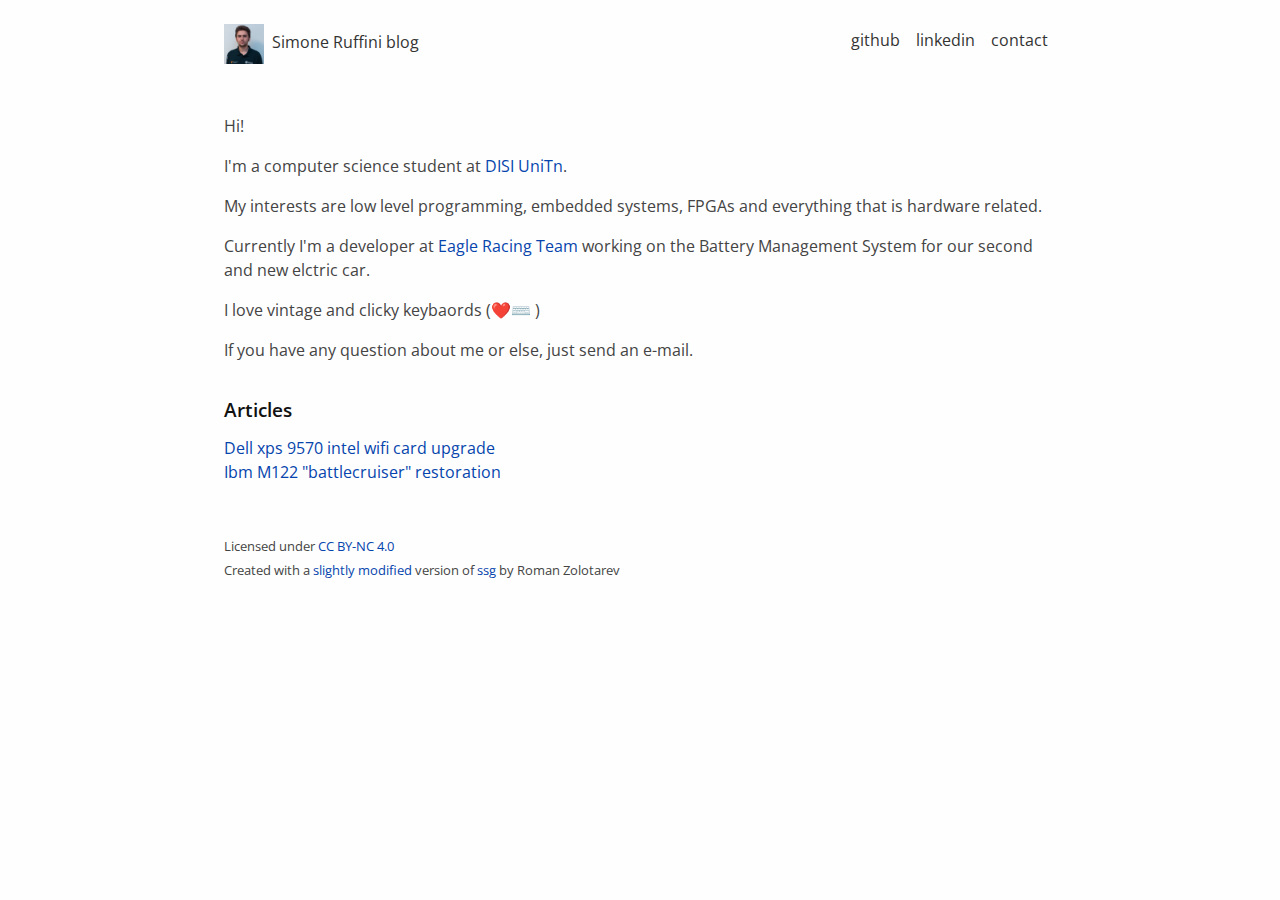
<file: index.html>
<!DOCTYPE HTML>
<html lang="en">

<head>
    <meta charset="UTF-8">
    <meta name="viewport" content="width=device-width, initial-scale=1.0">
    <meta http-equiv="X-UA-Compatible" content="ie=edge">
    <link rel="stylesheet" href="style.css">
    <link rel="shortcut icon" type="image/x-icon" href="favicon.jpg">
    <link href="https://fonts.googleapis.com/css2?family=Fira+Code&amp;family=Open+Sans:ital,wght@0,400;0,600;1,400;1,600&amp;display=swap" rel="stylesheet">
    <title>Simone Ruffini's blog</title>
</head>

<body>

<nav class="menu">
<div class="nav-left">
 <ul>
    <li><a href="index.html"><img class="logo" src="favicon.jpg" alt="">Simone Ruffini blog</a></li>
  </ul>
</div>
<div class="nav-right">
 <ul>
    <li><a href="mailto:simoneruffini@tutanota.com">contact</a></li>
    <li><a href="https://www.linkedin.com/in/simone-ruffini-3661ab197">linkedin</a></li>
    <li><a href="https://github.com/simoneruffini">github</a></li>
  </ul>
</div>
</nav>

<article>
<p>Hi!</p>

<p>I&#39;m a computer science student at <a href="https://www.disi.unitn.it/">DISI UniTn</a>. </p>

<p>My interests are low level programming, embedded systems, FPGAs and everything that is hardware related.  </p>

<p>Currently I&#39;m a developer at <a href="http://www.eagletrt.it/">Eagle Racing Team</a> working on the Battery Management System for our second and new elctric car.</p>

<p>I love vintage and clicky keybaords (❤️⌨️ )</p>

<p>If you have any question about me or else, just send an e-mail.</p>

<h2 id="Articles">Articles</h2>

<ul class=articles><li><a href="dell-xps-9570-intel-wifi-card-upgrade.html">Dell xps 9570 intel wifi card upgrade</a></li><li><a href="ibm-m122-battlecruiser-restoration.html">Ibm M122 "battlecruiser" restoration </a></li></ul></article>

<footer>
	<p>Licensed under <a href="https://creativecommons.org/licenses/by-nc/4.0/">CC BY-NC 4.0</a></br>
Created with a <a href="src/ssg5">slightly modified</a> version of <a href="https://www.romanzolotarev.com/ssg.html">ssg</a> by Roman Zolotarev</p>
</footer>

</body>
</html>
</file>
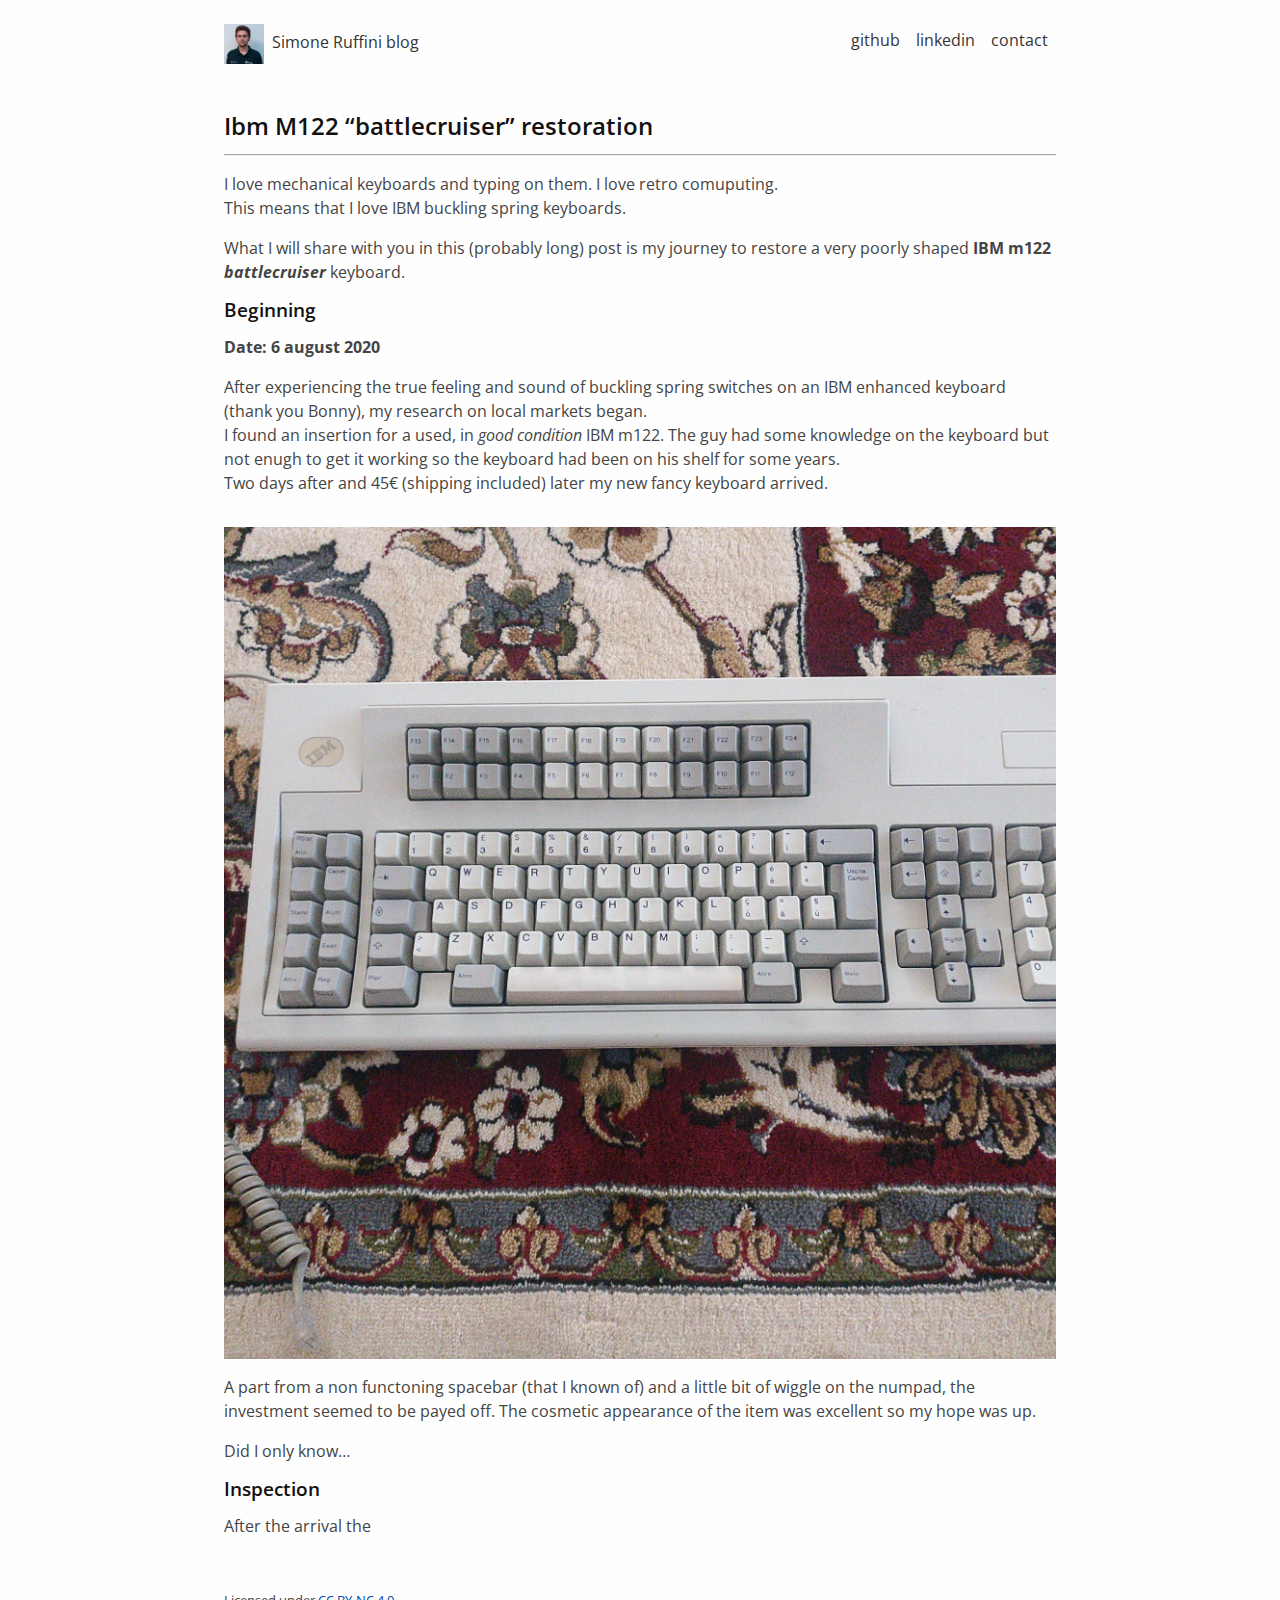
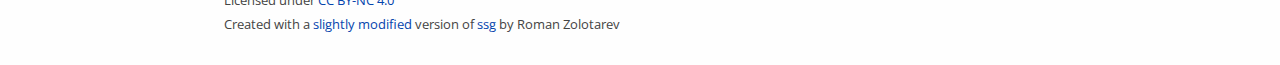
<file: ibm-m122-battlecruiser-restoration.html>
<!DOCTYPE HTML>
<html lang="en">

<head>
    <meta charset="UTF-8">
    <meta name="viewport" content="width=device-width, initial-scale=1.0">
    <meta http-equiv="X-UA-Compatible" content="ie=edge">
    <link rel="stylesheet" href="style.css">
    <link rel="shortcut icon" type="image/x-icon" href="favicon.jpg">
    <link href="https://fonts.googleapis.com/css2?family=Fira+Code&amp;family=Open+Sans:ital,wght@0,400;0,600;1,400;1,600&amp;display=swap" rel="stylesheet">
    <title>Ibm M122 &#8220;battlecruiser&#8221; restoration &mdash; Simone Ruffini's blog</title>
</head>

<body>

<nav class="menu">
<div class="nav-left">
 <ul>
    <li><a href="index.html"><img class="logo" src="favicon.jpg" alt="">Simone Ruffini blog</a></li>
  </ul>
</div>
<div class="nav-right">
 <ul>
    <li><a href="mailto:simoneruffini@tutanota.com">contact</a></li>
    <li><a href="https://www.linkedin.com/in/simone-ruffini-3661ab197">linkedin</a></li>
    <li><a href="https://github.com/simoneruffini">github</a></li>
  </ul>
</div>
</nav>

<article>
<h1 id="Ibm%20M122%20&amp;#8220;battlecruiser&amp;#8221;%20restoration">Ibm M122 &#8220;battlecruiser&#8221; restoration</h1>

<hr/>

<p>I love mechanical keyboards and typing on them. I love retro comuputing.<br/>
This means that I love IBM buckling spring keyboards.</p>

<p>What I will share with you in this (probably long) post is my journey to restore a very poorly shaped <strong>IBM m122</strong> <em><strong>battlecruiser</strong></em> keyboard.</p>

<h2 id="Beginning">Beginning</h2>

<p><strong>Date: 6 august 2020</strong></p>

<p>After experiencing the true feeling and sound of buckling spring switches on an IBM enhanced keyboard (thank you Bonny), my research on local markets began.<br/>
I found an insertion for a used, in <em>good condition</em> IBM m122. The guy had some knowledge on the keyboard but not enugh to get it working so the keyboard had been on his shelf for some years.<br/>
Two days after and 45€ (shipping included) later my new fancy keyboard arrived.</p>

<p><img src="./img/ibm-m122-battlecruiser-restoration/img1.jpg" alt="Ibm first picture" /><br/>
A part from a non functoning spacebar (that I known of) and a little bit of wiggle on the numpad, the investment seemed to be payed off.
The cosmetic appearance of the item was excellent so my hope was up. </p>

<p>Did I only know&#8230;</p>

<h2 id="Inspection">Inspection</h2>

<p>After the arrival the </p>

</article>

<footer>
	<p>Licensed under <a href="https://creativecommons.org/licenses/by-nc/4.0/">CC BY-NC 4.0</a></br>
Created with a <a href="src/ssg5">slightly modified</a> version of <a href="https://www.romanzolotarev.com/ssg.html">ssg</a> by Roman Zolotarev</p>
</footer>

</body>
</html>
</file>
<file: style.css>
html {
  font-size: 100%;
  overflow-y: scroll;
  -webkit-text-size-adjust: 100%;
  -ms-text-size-adjust: 100%;
}

body {
  color: #444;
  font-family: 'Open Sans', sans-serif;
  font-size: 12px;
  line-height: 1.5em;
  padding: 1em;
  margin: auto;
  max-width: 52em;
  background: #fefefe;
}

a {
  color: #0645ad;
  text-decoration: none;
}

a:visited {
  color: #0b0080;
}

a:hover {
  color: #06e;
  cursor:pointer;
}

a:active {
  color: #faa700;
}

a:focus {
  outline: thin dotted;
}

a:hover,
a:active {
  outline: 0;
}

::-moz-selection {
  background: rgba(255, 255, 0, 0.3);
  color: #000;
}

::selection {
  background: rgba(255, 255, 0, 0.3);
  color: #000;
}

a::-moz-selection {
  background: rgba(255, 255, 0, 0.3);
  color: #0645ad;
}

a::selection {
  background: rgba(255, 255, 0, 0.3);
  color: #0645ad;
}

p {
  margin: 1em 0;
}

img {
  max-width: 100%;
}

h1,
h2,
h3,
h4,
h5,
h6 {
  font-weight: 600;
  color: #111;
  line-height: 1em;
}

h4,
h5,
h6 {
  font-weight: bold;
}

h1 {
  font-size: 1.5em;
}

h2 {
  font-size: 1.2em;
}

h3 {
  font-size: 1em;
}

h4 {
  font-size: 0.9em;
}

h5 {
  font-size: 0.9em;
}

h6 {
  font-size: 0.9em;
}

blockquote {
  color: #666666;
  margin: 0;
  padding-left: 3em;
  border-left: 0.5em #eee solid;
}

hr {
  display: block;
  border: 0;
  border-top: 1px solid #aaa;
  border-bottom: 1px solid #eee;
  margin: 1em 0;
  padding: 0;
}

pre,
code,
kbd,
samp {
  font-family: 'Fira Code', monospace;
  font-size: 0.98em;
}

pre {
  white-space: pre;
  white-space: pre-wrap;
  word-wrap: break-word;
  background-color: #eee;
  padding: 10px 15px;
}

b,
strong {
  font-weight: bold;
}

dfn {
  font-style: italic;
}

ins {
  background: #ff9;
  color: #000;
  text-decoration: none;
}

mark {
  background: #ff0;
  color: #000;
  font-style: italic;
  font-weight: bold;
}

sub,
sup {
  font-size: 75%;
  line-height: 0;
  position: relative;
  vertical-align: baseline;
}

sup {
  top: -0.5em;
}

sub {
  bottom: -0.25em;
}

ul,
ol {
  margin: 1em 0;
  padding: 0 0 0 2em;
}

li p:last-child {
  margin: 0;
}

dd {
  margin: 0 0 0 2em;
}

img {
  border: 0;
  -ms-interpolation-mode: bicubic;
  vertical-align: middle;
}

table {
  border-collapse: collapse;
  border-spacing: 0;
}

td {
  vertical-align: top;
}

@media only screen and (min-width: 480px) {
  body {
    font-size: 14px;
  }
  .logo {
      max-height: 30px
  }
}

@media only screen and (min-width: 768px) {
  body {
    font-size: 16px;
  }
  .logo {
      max-height: 40px;
  }
  article {
      margin: 50px 0;
  }
}

@media print {
  * {
    background: transparent !important;
    color: black !important;
    filter: none !important;
    -ms-filter: none !important;
  }

  body {
    font-size: 12pt;
    max-width: 100%;
  }

  a,
  a:visited {
    text-decoration: underline;
  }

  hr {
    height: 1px;
    border: 0;
    border-bottom: 1px solid black;
  }

  a[href]:after {
    content: " (" attr(href) ")";
  }

  abbr[title]:after {
    content: " (" attr(title) ")";
  }

  .ir a:after,
  a[href^="javascript:"]:after,
  a[href^="#"]:after {
    content: "";
  }

  pre,
  blockquote {
    border: 1px solid #999;
    padding-right: 1em;
    page-break-inside: avoid;
  }

  tr,
  img {
    page-break-inside: avoid;
  }

  img {
    max-width: 100% !important;
  }

  @page :left {
    margin: 15mm 20mm 15mm 10mm;
  }

  @page :right {
    margin: 15mm 10mm 15mm 20mm;
  }

  p,
  h2,
  h3 {
    orphans: 3;
    widows: 3;
  }

  h2,
  h3 {
    page-break-after: avoid;
  }
}
nav ul {
    margin: 0;
    padding: 0;
    list-style-type: none;
    overflow: hidden;
}
nav ul li {
    /* This allow us to arrange list items in a row, without using float */
    display: inline-block;
    list-style-type: none;
}
/* Create a style for the first level items */
nav > div > ul > li > a {
    color: #333 !important;
    display: block;
    line-height: 2em;
    padding: 0.5em 0em;
    text-decoration: none;
}

nav > div.nav-right > ul > li > a {
    padding: 0.5em 0.5em;
}

nav > div > ul > li > a:hover {
    color: #aaa !important;
}
.nav-left {
    float: left;
}

.nav-left ul li {
    float: left;
}

.nav-right ul li {
    float: right;
}
.logo {
    margin-right: 0.5em
}
article img {
    margin: 1em 0;
}
p.date {
    font-size: 13px;
    color: #666;
}
ul.articles {
    list-style: none;
    padding: 0;
}
#Articles {
    margin-top: 2em;
}
footer {
    font-size: 13px;
}
</file>
